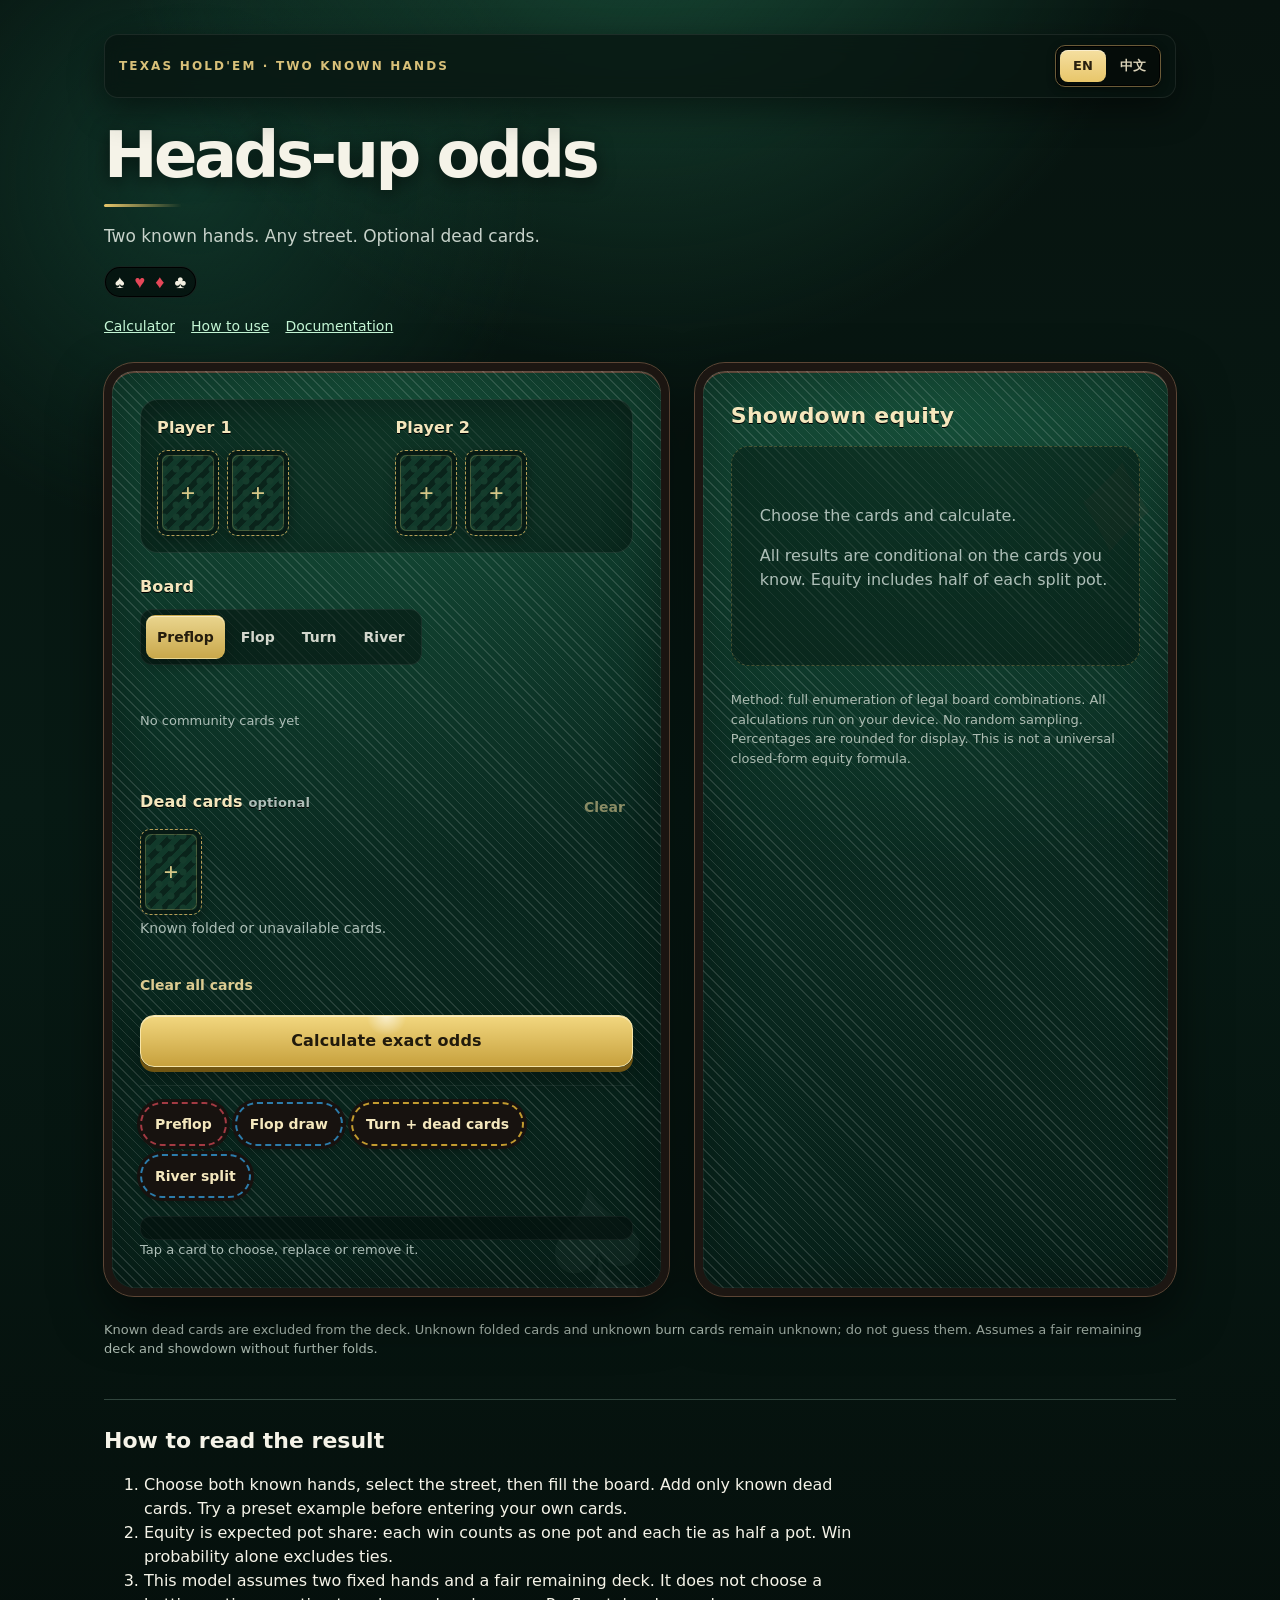
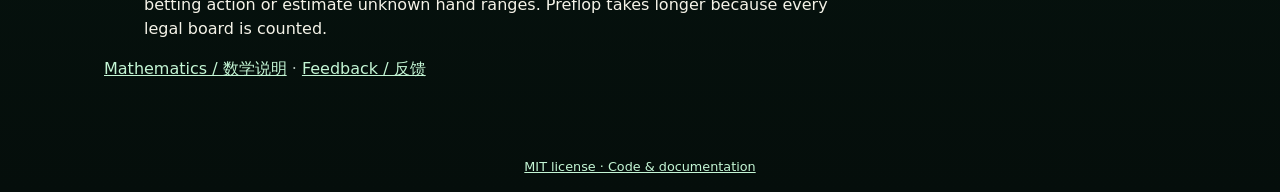
<file: web/index.html>
<!doctype html>
<html lang="en">
<head>
<meta charset="utf-8"><meta name="viewport" content="width=device-width,initial-scale=1">
<title>Heads-up Exact · Poker Odds Calculator</title>
<meta name="description" content="Exact heads-up Texas Hold’em odds. Enter two known hands, a board, and optional dead cards. All calculations run on your device.">
<link rel="canonical" href="https://gjimzhou.github.io/Poker-Odds-Calculator/">
<link rel="stylesheet" href="style.css">
</head>
<body><main id="calculator">
<div class="topbar"><div class="eyebrow" data-i18n="eyebrow">Texas Hold'em · Two known hands</div><div class="lang-switch" role="group" aria-label="Language"><button type="button" data-lang="en" aria-pressed="true">EN</button><button type="button" data-lang="zh" aria-pressed="false">中文</button></div></div>
<h1 data-i18n="title">Heads-up odds</h1>
<p data-i18n="subtitle">Two known hands. Any street. Optional dead cards.</p><div class="suit-markers" aria-hidden="true"><span>♠</span><span>♥</span><span>♦</span><span>♣</span></div>
<nav class="site-nav" aria-label="Page navigation"><a href="#calculator" data-i18n="navCalculator">Calculator</a><a href="#guide" data-i18n="navGuide">How to use</a><a href="https://github.com/gjimzhou/Poker-Odds-Calculator/blob/master/docs/README.md" data-i18n="navDocs">Documentation</a></nav>
<div class="layout">
<section class="panel input-panel"><form id="form">
<div class="hand-grid">
<div class="card-group"><h2 data-i18n="player1">Player 1</h2><div id="hand1" class="slots" role="group" aria-label="Player 1 hole cards"></div></div>
<div class="card-group"><h2 data-i18n="player2">Player 2</h2><div id="hand2" class="slots" role="group" aria-label="Player 2 hole cards"></div></div>
</div>
<div class="card-group"><h2 data-i18n="board">Board</h2>
<div class="streets" role="group" aria-label="Street"><button type="button" data-street="0" data-i18n="preflop" aria-pressed="true">Preflop</button><button type="button" data-street="3" data-i18n="flop" aria-pressed="false">Flop</button><button type="button" data-street="4" data-i18n="turn" aria-pressed="false">Turn</button><button type="button" data-street="5" data-i18n="river" aria-pressed="false">River</button></div>
<div id="board" class="slots" role="group" aria-label="Community cards"></div></div>
<div class="card-group"><div class="group-heading"><h2><span data-i18n="deadCards">Dead cards</span> <span class="muted" data-i18n="optional">optional</span></h2><button type="button" class="text-button" id="clear-dead" data-i18n="clear">Clear</button></div><div id="dead" class="slots" role="group" aria-label="Dead cards"></div><p class="hint" data-i18n="deadHint">Known folded or unavailable cards.</p></div>
<button type="button" class="text-button" id="reset" data-i18n="clearAll">Clear all cards</button>
<button id="submit" type="submit" data-i18n="calculate">Calculate exact odds</button><button id="cancel" type="button" hidden style="width:100%;margin-top:10px;background:#31453d;color:white" data-i18n="cancel">Cancel calculation</button>
</form><div class="examples" aria-label="Load examples"><button type="button" data-example="0" data-i18n="exPreflop">Preflop</button><button type="button" data-example="1" data-i18n="exFlop">Flop draw</button><button type="button" data-example="2" data-i18n="exTurn">Turn + dead cards</button><button type="button" data-example="3" data-i18n="exRiver">River split</button></div>
<div id="status" role="status" aria-live="polite"></div>
<div class="muted" data-i18n="tapHint">Tap a card to choose, replace or remove it.</div>
</section>
<section class="panel result-panel" aria-label="Results"><h2 data-i18n="showdownEquity">Showdown equity</h2>
<div id="placeholder" class="placeholder"><span data-i18n="chooseCalc">Choose the cards and calculate.</span><p data-i18n="conditional">All results are conditional on the cards you know. Equity includes half of each split pot.</p></div>
<div id="results" hidden>
<div class="equities"><div><div class="muted" data-i18n="player1Caps">PLAYER 1</div><div id="eq1" class="big"></div></div><div><div class="muted" data-i18n="player2Caps">PLAYER 2</div><div id="eq2" class="big"></div></div></div>
<div class="bar" aria-hidden="true"><div id="bar1"></div><div id="bar2"></div></div>
<table><thead><tr><th data-i18n="outcome">Outcome</th><th data-i18n="boards">Boards</th><th data-i18n="probability">Probability</th></tr></thead><tbody id="outcomes"></tbody></table>
<p class="muted" id="space"></p>
<p class="muted"><span data-i18n="p1Exact">Player 1 exact equity</span><br><code id="fraction"></code></p>
<details><summary data-i18n="exactCounts">Exact counts & fractions</summary><pre id="raw"></pre></details>
</div>
<p class="note" data-i18n="methodNote">Method: full enumeration of legal board combinations. All calculations run on your device. No random sampling. Percentages are rounded for display. This is not a universal closed-form equity formula.</p>
</section></div>
<p class="note" data-i18n="deadNote">Known dead cards are excluded from the deck. Unknown folded cards and unknown burn cards remain unknown; do not guess them. Assumes a fair remaining deck and showdown without further folds.</p>
<section class="reader-guide" id="guide"><h2 data-i18n="guideTitle">How to read the result</h2><ol><li data-i18n="guideSteps"></li><li data-i18n="guideEquity"></li><li data-i18n="guideLimits"></li></ol><p><a href="https://github.com/gjimzhou/Poker-Odds-Calculator/blob/master/docs/mathematics.md">Mathematics / 数学说明</a> · <a href="https://github.com/gjimzhou/Poker-Odds-Calculator/issues">Feedback / 反馈</a></p></section></main>
<dialog id="picker" aria-labelledby="picker-title">
<div class="picker-heading"><div><h2 id="picker-title" data-i18n="chooseCard">Choose a card</h2><p id="picker-hint" class="hint" aria-live="polite"></p></div><button type="button" id="picker-close" class="text-button" aria-label="Close card picker">✕</button></div>
<div id="deck" aria-label="Deck of cards"></div>
<div class="picker-footer"><button type="button" id="remove-card" class="text-button" data-i18n="removeCard">Remove card</button><button type="button" id="picker-done" data-i18n="done">Done</button></div>
</dialog>
<script src="app.js"></script><script src="analytics.js" data-project="Poker-Odds-Calculator"></script>
<footer style="text-align:center;padding:1rem;font-size:.8rem"><a href="license.html">MIT license · Code &amp; documentation</a></footer>
</body></html>
</file>
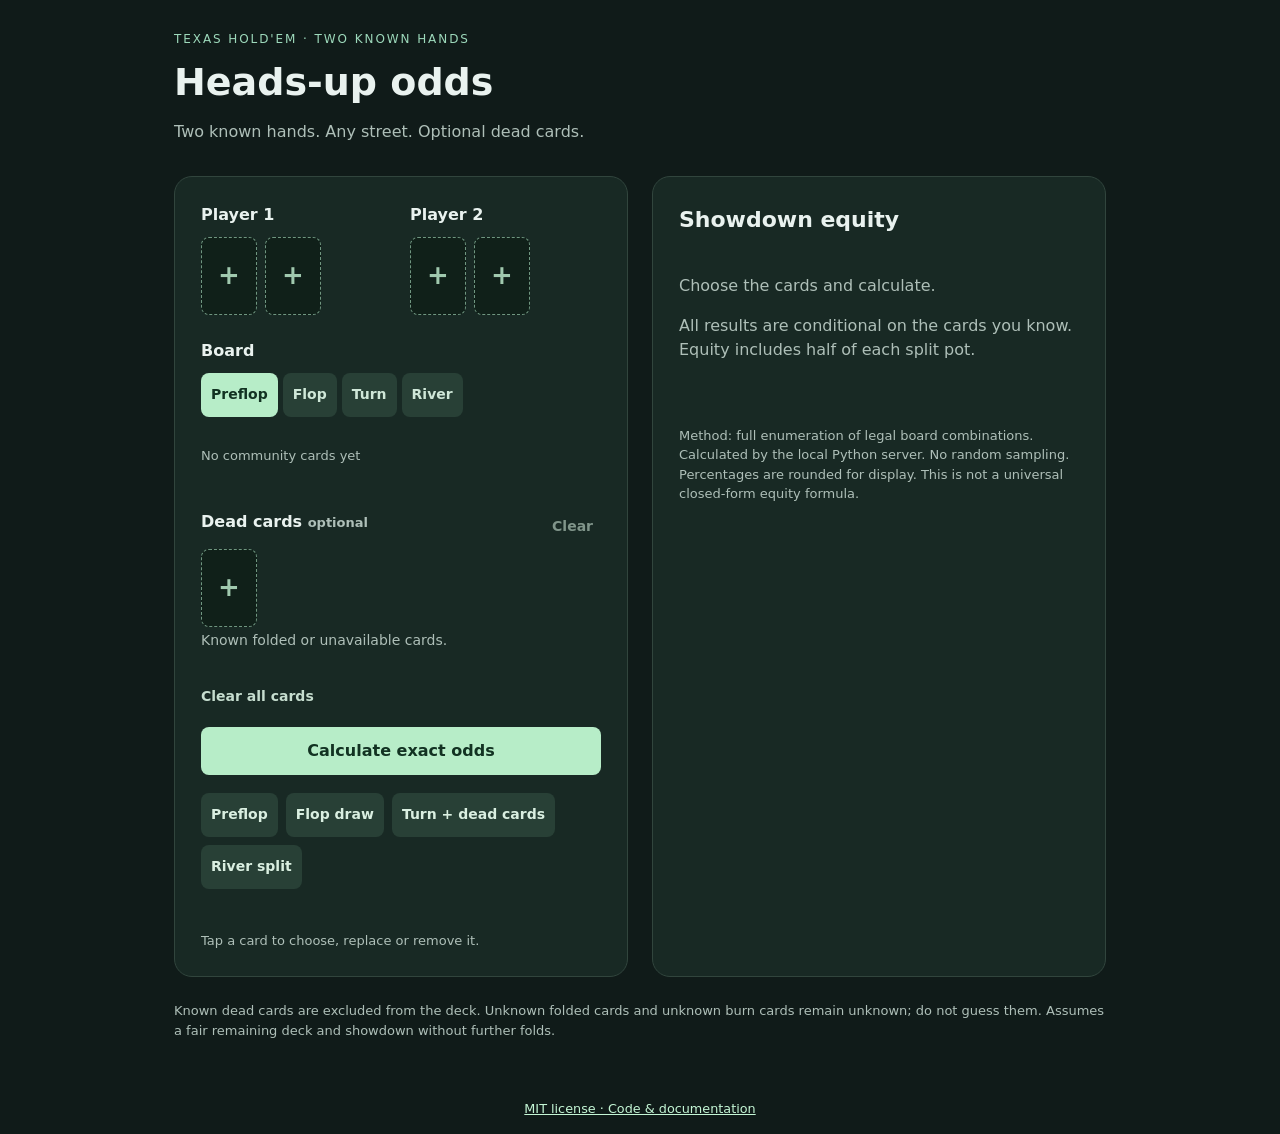
<file: poker_odds/web.html>
<!doctype html>
<html lang="en">
<head>
<meta charset="utf-8"><meta name="viewport" content="width=device-width,initial-scale=1">
<title>Heads-up Exact · Poker Odds Calculator</title>
<meta name="description" content="Exact heads-up Texas Hold’em odds. Enter two known hands, a board, and optional dead cards. Calculated by the local Python server.">
<style>
:root{color-scheme:dark;font:16px/1.5 system-ui,sans-serif;color:#e9f2ef;background:#101b19}
*{box-sizing:border-box}body{margin:0}main{max-width:980px;margin:auto;padding:30px 24px}
.eyebrow{color:#9dd9bb;letter-spacing:.16em;font-size:12px;text-transform:uppercase}
h1{font-size:clamp(28px,4vw,38px);line-height:1.1;margin:14px 0}p{color:#aebfb8}h2{font-size:22px;margin:0 0 14px}
.layout{display:grid;grid-template-columns:1fr 1fr;gap:24px;margin-top:32px}.panel{min-width:0;background:#182924;border:1px solid #31453d;border-radius:18px;padding:26px}
label{display:block;font-weight:600;margin-top:20px}label:first-child{margin-top:0}.hint{display:block;color:#aebfb8;font-size:13px;font-weight:400;margin:3px 0 8px}
input{width:100%;padding:12px;font:18px ui-monospace,monospace;background:#0f1d18;border:1px solid #50675a;border-radius:8px;color:#fff}
input:focus{outline:2px solid #abebc0;outline-offset:2px}button{cursor:pointer;font:inherit;border-radius:8px;padding:12px 16px;border:0;background:#b7edc8;color:#123222;font-weight:650}button:focus-visible{outline:2px solid white;outline-offset:3px}
button:disabled{opacity:.6;cursor:wait}#submit{width:100%;margin-top:24px}.examples{display:flex;flex-wrap:wrap;gap:8px;margin-top:18px}.examples button{font-size:12px;padding:7px 10px;background:#284036;color:#daefe1}
#status{min-height:24px;color:#bdddc7;font-size:14px;margin-top:18px}#status.error{color:#ffb2a3}.equities{display:flex;justify-content:space-between;gap:12px}.big{font-size:clamp(26px,3.2vw,36px);font-weight:700;letter-spacing:-.04em;color:#c4f6d5}.muted{font-size:13px;color:#aebfb8}.bar{display:flex;height:10px;border-radius:9px;overflow:hidden;background:#31453d;margin:22px 0}.bar div:first-child{background:#b7edc8}.bar div:last-child{background:#568fba}
table{width:100%;border-collapse:collapse;font-size:14px}td,th{text-align:left;padding:10px 0;border-bottom:1px solid #31453d}td:last-child,th:last-child{text-align:right}code{overflow-wrap:anywhere;color:#d8ecd9;font-size:13px}details{margin-top:24px}summary{cursor:pointer;color:#bdddc7}pre{white-space:pre-wrap;overflow-wrap:anywhere;font-size:12px;color:#c4d8cb}.note{font-size:13px;margin-top:24px}a{color:#c4f6d5}.placeholder{padding:24px 0;color:#aebfb8}[hidden]{display:none!important}
@media(max-width:720px){.layout{grid-template-columns:1fr}main{padding:30px 16px}.panel{padding:22px}}

.hand-grid{display:grid;grid-template-columns:1fr 1fr;gap:18px}.card-group{margin:0 0 24px}.card-group h2{font-size:16px;margin:0 0 10px}.slots{display:flex;gap:8px;flex-wrap:wrap;align-items:center;min-height:50px}.playing-card{display:flex;flex-direction:column;align-items:center;justify-content:center;width:56px;height:78px;padding:4px;background:#fcfcf7;color:#182020;border:1px solid #dbe4dd;border-radius:8px;font-size:21px;line-height:1.05;box-shadow:0 2px 3px #0003;flex-shrink:0}.playing-card .suit{font-size:27px;margin-top:3px}.playing-card.red{color:#b4243d}.playing-card.empty{color:#a0c9ae;background:#102019;border:1px dashed #6f9680;box-shadow:none;font-size:26px}.playing-card:hover:not(:disabled){transform:translateY(-2px);box-shadow:0 3px 0 #b7edc8}.playing-card:disabled{cursor:not-allowed;opacity:.23;box-shadow:none}.playing-card[aria-pressed="true"]{outline:3px solid #8ad9aa;outline-offset:1px}
.streets{display:flex;gap:5px;margin-bottom:14px;flex-wrap:wrap}.streets button{background:#284036;color:#cfe7d8;font-size:14px;padding:8px 10px;min-height:44px}.streets button[aria-pressed="true"]{background:#b7edc8;color:#123222}.group-heading{display:flex;align-items:center;justify-content:space-between}.text-button{background:transparent;color:#c6ddcf;font-size:14px;padding:8px;min-height:44px}#reset{padding-left:0}#submit{margin-top:8px}.examples button{font-size:14px;min-height:44px}.hint{font-size:14px}.slots>.muted{padding:8px 0}
dialog{width:min(860px,calc(100% - 24px));max-height:90dvh;overflow:auto;background:#182924;color:#e9f2ef;border:1px solid #648372;border-radius:16px;padding:22px}dialog::backdrop{background:#06110dcc;backdrop-filter:blur(3px)}.picker-heading{display:flex;align-items:flex-start;justify-content:space-between;gap:12px}.picker-heading h2{margin:0}.picker-heading .hint{margin:8px 0 18px}.deck-row{display:grid;grid-template-columns:repeat(13,minmax(0,1fr));gap:7px;margin-bottom:12px}.deck-row .playing-card{width:100%;height:72px;font-size:20px}.deck-row .playing-card .suit{font-size:25px}.picker-footer{display:flex;justify-content:space-between;gap:12px;align-items:center;margin-top:18px}.picker-footer #picker-done{min-width:100px}
@media(max-width:600px){dialog{padding:16px}.deck-row{grid-template-columns:repeat(7,minmax(0,1fr));gap:6px;padding-bottom:10px;border-bottom:1px solid #354e41}.deck-row .playing-card{height:62px;font-size:18px}.deck-row .playing-card .suit{font-size:23px}.panel{padding:18px}.slots{gap:6px}.playing-card{width:48px;height:68px}.hand-grid{gap:12px}}
</style>
</head>
<body><main>
<div class="eyebrow">Texas Hold'em · Two known hands</div>
<h1>Heads-up odds</h1>
<p>Two known hands. Any street. Optional dead cards.</p>
<div class="layout">
<section class="panel"><form id="form">
<div class="hand-grid">
<div class="card-group"><h2>Player 1</h2><div id="hand1" class="slots" role="group" aria-label="Player 1 hole cards"></div></div>
<div class="card-group"><h2>Player 2</h2><div id="hand2" class="slots" role="group" aria-label="Player 2 hole cards"></div></div>
</div>
<div class="card-group"><h2>Board</h2>
<div class="streets" role="group" aria-label="Street"><button type="button" data-street="0" aria-pressed="true">Preflop</button><button type="button" data-street="3" aria-pressed="false">Flop</button><button type="button" data-street="4" aria-pressed="false">Turn</button><button type="button" data-street="5" aria-pressed="false">River</button></div>
<div id="board" class="slots" role="group" aria-label="Community cards"></div></div>
<div class="card-group"><div class="group-heading"><h2>Dead cards <span class="muted">optional</span></h2><button type="button" class="text-button" id="clear-dead">Clear</button></div><div id="dead" class="slots" role="group" aria-label="Dead cards"></div><p class="hint">Known folded or unavailable cards.</p></div>
<button type="button" class="text-button" id="reset">Clear all cards</button>
<button id="submit" type="submit">Calculate exact odds</button><button id="cancel" type="button" hidden style="width:100%;margin-top:10px;background:#31453d;color:white">Cancel calculation</button>
</form><div class="examples" aria-label="Load examples"><button type="button" data-example="0">Preflop</button><button type="button" data-example="1">Flop draw</button><button type="button" data-example="2">Turn + dead cards</button><button type="button" data-example="3">River split</button></div>
<div id="status" role="status" aria-live="polite"></div>
<div class="muted">Tap a card to choose, replace or remove it.</div>
</section>
<section class="panel" aria-label="Results"><h2>Showdown equity</h2>
<div id="placeholder" class="placeholder">Choose the cards and calculate.<p>All results are conditional on the cards you know. Equity includes half of each split pot.</p></div>
<div id="results" hidden>
<div class="equities"><div><div class="muted">PLAYER 1</div><div id="eq1" class="big"></div></div><div><div class="muted">PLAYER 2</div><div id="eq2" class="big"></div></div></div>
<div class="bar" aria-hidden="true"><div id="bar1"></div><div id="bar2"></div></div>
<table><thead><tr><th>Outcome</th><th>Boards</th><th>Probability</th></tr></thead><tbody id="outcomes"></tbody></table>
<p class="muted" id="space"></p>
<p class="muted">Player 1 exact equity<br><code id="fraction"></code></p>
<details><summary>Exact counts & fractions</summary><pre id="raw"></pre></details>
</div>
<p class="note">Method: full enumeration of legal board combinations. Calculated by the local Python server. No random sampling. Percentages are rounded for display. This is not a universal closed-form equity formula.</p>
</section></div>
<p class="note">Known dead cards are excluded from the deck. Unknown folded cards and unknown burn cards remain unknown; do not guess them. Assumes a fair remaining deck and showdown without further folds.</p>
</main>
<dialog id="picker" aria-labelledby="picker-title">
<div class="picker-heading"><div><h2 id="picker-title">Choose a card</h2><p id="picker-hint" class="hint" aria-live="polite"></p></div><button type="button" id="picker-close" class="text-button" aria-label="Close card picker">✕</button></div>
<div id="deck" aria-label="Deck of cards"></div>
<div class="picker-footer"><button type="button" id="remove-card" class="text-button">Remove card</button><button type="button" id="picker-done">Done</button></div>
</dialog>
<script>
const $=id=>document.getElementById(id), fields=['hand1','hand2','board','dead'];
const examples=[['As Ah','Kc Kd','',''],['As Qs','9c 9d','Js Ts 9h','Ks 2h'],['As Ah','Kc Kd','2c 7d 9h Js','Ks Kh'],['2s 3s','4c 5d','As Ks Qs Js Ts','']];
const state={hand1:[null,null],hand2:[null,null],board:[],dead:[]};
const labels={hand1:'Player 1',hand2:'Player 2',board:'Board',dead:'Dead cards'};
const suitIcons={s:'♠',h:'♥',d:'♦',c:'♣'}, suitNames={s:'spades',h:'hearts',d:'diamonds',c:'clubs'};
const rankNames={A:'Ace',K:'King',Q:'Queen',J:'Jack',T:'10'};
let target=null, addingDead=false, returnFocus=null;
function clearResults(){$('results').hidden=true;$('placeholder').hidden=false;}
function changed(){clearResults();$('status').textContent='';$('status').className='';render();}
function cardName(c){return (rankNames[c[0]]||c[0])+' of '+suitNames[c[1]];}
function face(button,card){
 button.className='playing-card'+(!card?' empty':/[hd]$/.test(card)?' red':'');button.replaceChildren();
 if(!card){button.textContent='+';return;}
 const rank=document.createElement('span');rank.textContent=card[0]==='T'?'10':card[0];
 const suit=document.createElement('span');suit.className='suit';suit.textContent=suitIcons[card[1]];button.append(rank,suit);
}
function slot(group,index,card){
 const b=document.createElement('button');b.type='button';face(b,card);b.dataset.group=group;b.dataset.index=index;
 b.setAttribute('aria-label',labels[group]+' card '+(index+1)+(card?': '+cardName(card):': choose a card'));
 b.onclick=()=>openPicker(group,index);return b;
}
function render(){
 for(const group of fields){
  $(group).replaceChildren();state[group].forEach((card,i)=>$(group).append(slot(group,i,card)));
  if(group==='dead'&&state.dead.length<43)$(group).append(slot(group,state.dead.length,null));
  if(group==='board'&&!state.board.length){const p=document.createElement('span');p.className='muted';p.textContent='No community cards yet';$(group).append(p);}
 }
 $('clear-dead').disabled=!state.dead.length;
 document.querySelectorAll('[data-street]').forEach(b=>b.setAttribute('aria-pressed',String(+b.dataset.street===state.board.length)));
}
function openPicker(group,index){target={group,index};addingDead=group==='dead'&&index===state.dead.length;returnFocus={group,index};renderDeck();$('picker').showModal();}
function renderDeck(){
 const {group,index}=target, current=state[group][index];
 $('picker-title').textContent=labels[group];$('picker-hint').textContent=group==='dead'?state.dead.length+' dead cards selected. Tap cards to add.':'Choose card '+(index+1)+' of '+state[group].length+'. Used cards are unavailable.';
 $('remove-card').hidden=!current;$('deck').replaceChildren();
 for(const suit of ['s','h','d','c']){
  const row=document.createElement('div');row.className='deck-row';row.setAttribute('role','group');row.setAttribute('aria-label',suitNames[suit]);
  for(const rank of 'AKQJT98765432'){
   const card=rank+suit,b=document.createElement('button');b.type='button';face(b,card);b.dataset.card=card;b.setAttribute('aria-label',cardName(card));b.setAttribute('aria-pressed',String(card===current));
   b.disabled=fields.some(g=>state[g].some((c,i)=>c===card&&!(g===group&&i===index)));
   b.onclick=()=>chooseCard(card);row.append(b);
  }$('deck').append(row);
 }
}
function chooseCard(card){
 const {group,index}=target;state[group][index]=card;changed();
 if(addingDead&&state.dead.length<43){target.index=state.dead.length;renderDeck();return;}
 const next=state[group].indexOf(null);
 if(group!=='dead'&&next>=0){target.index=next;renderDeck();return;}
 $('picker').close();
}
$('picker-close').onclick=$('picker-done').onclick=()=>$('picker').close();
$('picker').addEventListener('close',()=>{if(returnFocus)document.querySelector('[data-group="'+returnFocus.group+'"][data-index="'+Math.min(returnFocus.index,state[returnFocus.group].length)+'"]')?.focus();target=null;});
$('remove-card').onclick=()=>{const {group,index}=target;if(group==='dead')state.dead.splice(index,1);else state[group][index]=null;changed();$('picker').close();};
$('clear-dead').onclick=()=>{state.dead=[];changed();};
$('reset').onclick=()=>{state.hand1=[null,null];state.hand2=[null,null];state.board=[];state.dead=[];changed();};
for(const b of document.querySelectorAll('[data-street]'))b.onclick=()=>{state.board=Array.from({length:+b.dataset.street},(_,i)=>state.board[i]||null);changed();};
document.querySelectorAll('[data-example]').forEach(b=>b.onclick=()=>{examples[+b.dataset.example].forEach((v,i)=>state[fields[i]]=v?v.split(' '):[]);changed();$('status').textContent='Example loaded. Calculate to see the result.';});
render();
let worker=null, cancelJob=null;
$('cancel').onclick=()=>{if(worker)worker.terminate();if(cancelJob)cancelJob(new Error('Calculation cancelled.'));};
const pct=(x,digits=6)=>(100*x).toFixed(digits)+'%';
$('form').onsubmit=async e=>{
 e.preventDefault();clearResults();$('status').className='';
 if(fields.some(g=>state[g].some(c=>!c))){$('status').className='error';$('status').textContent='Choose a card for every empty slot.';return;}
 const data=Object.fromEntries(fields.map(id=>[id,state[id].join(' ')]));
 $('status').textContent=data.board.trim()?'Counting every legal board…':'Counting all preflop boards. This may take tens of seconds…';
 const controls=document.querySelectorAll('input,button:not(#cancel)');controls.forEach(b=>b.disabled=true);$('cancel').hidden=true;
 try{
  const response=await fetch('/api/equity',{method:'POST',headers:{'Content-Type':'application/json'},body:JSON.stringify(data)});
  const r=await response.json();if(!response.ok)throw new Error(r.error||'Calculation failed');
  $('eq1').textContent=pct(r.equity.decimal,2);$('eq2').textContent=pct(r.opponent_equity.decimal,2);
  $('bar1').style.width=(100*r.equity.decimal)+'%';$('bar2').style.width=(100*r.opponent_equity.decimal)+'%';
  $('outcomes').replaceChildren();
  for(const [label,count,p] of [['Player 1 wins',r.wins,r.win_probability],['Player 2 wins',r.losses,r.loss_probability],['Tie',r.ties,r.tie_probability]]){
   const tr=document.createElement('tr');for(const v of [label,count.toLocaleString(),pct(p.decimal)]){const td=document.createElement('td');td.textContent=v;tr.append(td);}$('outcomes').append(tr);
  }
  $('space').textContent=r.sample_space+' = '+r.total.toLocaleString()+' legal boards';
  $('fraction').textContent=r.equity.fraction;$('raw').textContent=JSON.stringify(r,null,2);
  $('placeholder').hidden=true;$('results').hidden=false;$('status').textContent='Complete. All legal boards counted.';
 }catch(error){$('status').className='error';$('status').textContent=error.message;}
 finally{if(worker)worker.terminate();worker=null;cancelJob=null;$('cancel').hidden=true;controls.forEach(b=>b.disabled=false);render();}
};
</script><footer style="text-align:center;padding:1rem;font-size:.8rem"><a href="https://github.com/gjimzhou/Poker-Odds-Calculator/blob/master/LICENSE">MIT license · Code &amp; documentation</a></footer>
</body></html>
</file>
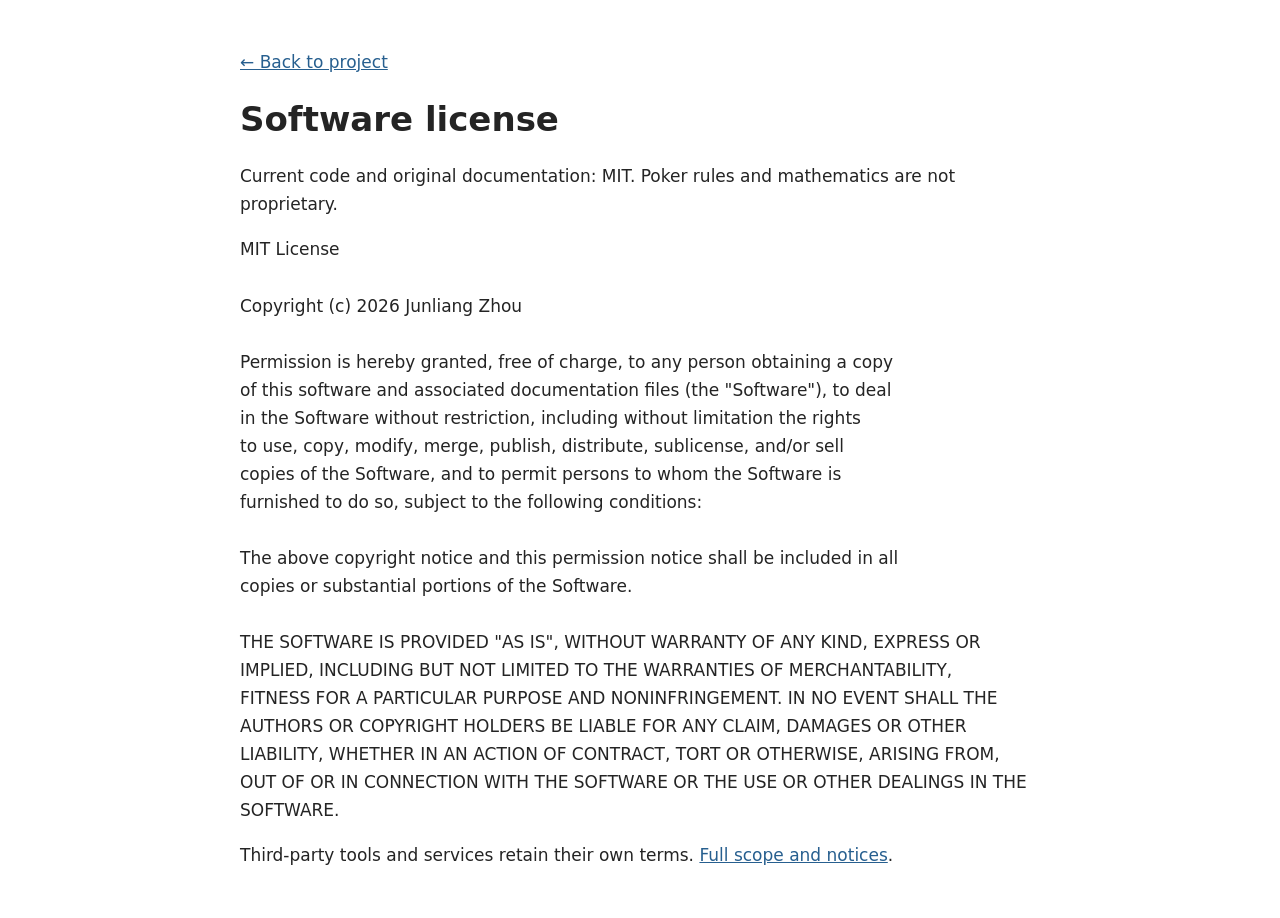
<file: web/license.html>
<!doctype html><html lang="en"><meta charset="utf-8"><meta name="viewport" content="width=device-width,initial-scale=1"><title>Software license</title><style>body{max-width:800px;margin:3rem auto;padding:0 1.2rem;font:17px/1.65 system-ui;color:#242424}a{color:#275f8f;overflow-wrap:anywhere}pre{white-space:pre-wrap;overflow-wrap:anywhere;font:inherit}h1{line-height:1.2}</style><a href="./">← Back to project</a><h1>Software license</h1><p>Current code and original documentation: MIT. Poker rules and mathematics are not proprietary.</p><pre>MIT License

Copyright (c) 2026 Junliang Zhou

Permission is hereby granted, free of charge, to any person obtaining a copy
of this software and associated documentation files (the &quot;Software&quot;), to deal
in the Software without restriction, including without limitation the rights
to use, copy, modify, merge, publish, distribute, sublicense, and/or sell
copies of the Software, and to permit persons to whom the Software is
furnished to do so, subject to the following conditions:

The above copyright notice and this permission notice shall be included in all
copies or substantial portions of the Software.

THE SOFTWARE IS PROVIDED &quot;AS IS&quot;, WITHOUT WARRANTY OF ANY KIND, EXPRESS OR
IMPLIED, INCLUDING BUT NOT LIMITED TO THE WARRANTIES OF MERCHANTABILITY,
FITNESS FOR A PARTICULAR PURPOSE AND NONINFRINGEMENT. IN NO EVENT SHALL THE
AUTHORS OR COPYRIGHT HOLDERS BE LIABLE FOR ANY CLAIM, DAMAGES OR OTHER
LIABILITY, WHETHER IN AN ACTION OF CONTRACT, TORT OR OTHERWISE, ARISING FROM,
OUT OF OR IN CONNECTION WITH THE SOFTWARE OR THE USE OR OTHER DEALINGS IN THE
SOFTWARE.
</pre><p>Third-party tools and services retain their own terms. <a href="https://github.com/gjimzhou/Poker-Odds-Calculator/blob/master/NOTICE">Full scope and notices</a>.</p></html>
</file>
<file: web/style.css>
:root{color-scheme:dark;font:16px/1.5 system-ui,sans-serif;color:#e9f2ef;background:#101b19}
*{box-sizing:border-box}body{margin:0}main{max-width:980px;margin:auto;padding:30px 24px}.topbar{display:flex;justify-content:space-between;gap:16px;align-items:center}.lang-switch{display:flex;gap:4px;padding:4px;background:#182924;border:1px solid #31453d;border-radius:10px}.lang-switch button{padding:6px 10px;min-width:46px;background:transparent;color:#bdddc7;font-size:13px}.lang-switch button[aria-pressed="true"]{background:#b7edc8;color:#123222}
.eyebrow{color:#9dd9bb;letter-spacing:.16em;font-size:12px;text-transform:uppercase}
h1{font-size:clamp(28px,4vw,38px);line-height:1.1;margin:14px 0}p{color:#aebfb8}h2{font-size:22px;margin:0 0 14px}
.layout{display:grid;grid-template-columns:1fr 1fr;gap:24px;margin-top:32px}.panel{min-width:0;background:#182924;border:1px solid #31453d;border-radius:18px;padding:26px}
label{display:block;font-weight:600;margin-top:20px}label:first-child{margin-top:0}.hint{display:block;color:#aebfb8;font-size:13px;font-weight:400;margin:3px 0 8px}
input{width:100%;padding:12px;font:18px ui-monospace,monospace;background:#0f1d18;border:1px solid #50675a;border-radius:8px;color:#fff}
input:focus{outline:2px solid #abebc0;outline-offset:2px}button{cursor:pointer;font:inherit;border-radius:8px;padding:12px 16px;border:0;background:#b7edc8;color:#123222;font-weight:650}button:focus-visible{outline:2px solid white;outline-offset:3px}
button:disabled{opacity:.6;cursor:wait}#submit{width:100%;margin-top:24px}.examples{display:flex;flex-wrap:wrap;gap:8px;margin-top:18px}.examples button{font-size:12px;padding:7px 10px;background:#284036;color:#daefe1}
#status{min-height:24px;color:#bdddc7;font-size:14px;margin-top:18px}#status.error{color:#ffb2a3}.equities{display:flex;justify-content:space-between;gap:12px}.big{font-size:clamp(26px,3.2vw,36px);font-weight:700;letter-spacing:-.04em;color:#c4f6d5}.muted{font-size:13px;color:#aebfb8}.bar{display:flex;height:10px;border-radius:9px;overflow:hidden;background:#31453d;margin:22px 0}.bar div:first-child{background:#b7edc8}.bar div:last-child{background:#568fba}
table{width:100%;border-collapse:collapse;font-size:14px}td,th{text-align:left;padding:10px 0;border-bottom:1px solid #31453d}td:last-child,th:last-child{text-align:right}code{overflow-wrap:anywhere;color:#d8ecd9;font-size:13px}details{margin-top:24px}summary{cursor:pointer;color:#bdddc7}pre{white-space:pre-wrap;overflow-wrap:anywhere;font-size:12px;color:#c4d8cb}.note{font-size:13px;margin-top:24px}a{color:#c4f6d5}.placeholder{padding:24px 0;color:#aebfb8}[hidden]{display:none!important}
@media(max-width:720px){.layout{grid-template-columns:1fr}main{padding:30px 16px}.panel{padding:22px}}

.hand-grid{display:grid;grid-template-columns:1fr 1fr;gap:18px}.card-group{margin:0 0 24px}.card-group h2{font-size:16px;margin:0 0 10px}.slots{display:flex;gap:8px;flex-wrap:wrap;align-items:center;min-height:50px}.playing-card{display:flex;flex-direction:column;align-items:center;justify-content:center;width:56px;height:78px;padding:4px;background:#fcfcf7;color:#182020;border:1px solid #dbe4dd;border-radius:8px;font-size:21px;line-height:1.05;box-shadow:0 2px 3px #0003;flex-shrink:0}.playing-card .suit{font-size:27px;margin-top:3px}.playing-card.red{color:#b4243d}.playing-card.empty{color:#a0c9ae;background:#102019;border:1px dashed #6f9680;box-shadow:none;font-size:26px}.playing-card:hover:not(:disabled){transform:translateY(-2px);box-shadow:0 3px 0 #b7edc8}.playing-card:disabled{cursor:not-allowed;opacity:.23;box-shadow:none}.playing-card[aria-pressed="true"]{outline:3px solid #8ad9aa;outline-offset:1px}
.streets{display:flex;gap:5px;margin-bottom:14px;flex-wrap:wrap}.streets button{background:#284036;color:#cfe7d8;font-size:14px;padding:8px 10px;min-height:44px}.streets button[aria-pressed="true"]{background:#b7edc8;color:#123222}.group-heading{display:flex;align-items:center;justify-content:space-between}.text-button{background:transparent;color:#c6ddcf;font-size:14px;padding:8px;min-height:44px}#reset{padding-left:0}#submit{margin-top:8px}.examples button{font-size:14px;min-height:44px}.hint{font-size:14px}.slots>.muted{padding:8px 0}
dialog{width:min(860px,calc(100% - 24px));max-height:90dvh;overflow:auto;background:#182924;color:#e9f2ef;border:1px solid #648372;border-radius:16px;padding:22px}dialog::backdrop{background:#06110dcc;backdrop-filter:blur(3px)}.picker-heading{display:flex;align-items:flex-start;justify-content:space-between;gap:12px}.picker-heading h2{margin:0}.picker-heading .hint{margin:8px 0 18px}.deck-row{display:grid;grid-template-columns:repeat(13,minmax(0,1fr));gap:7px;margin-bottom:12px}.deck-row .playing-card{width:100%;height:72px;font-size:20px}.deck-row .playing-card .suit{font-size:25px}.picker-footer{display:flex;justify-content:space-between;gap:12px;align-items:center;margin-top:18px}.picker-footer #picker-done{min-width:100px}
@media(max-width:600px){dialog{padding:16px}.deck-row{grid-template-columns:repeat(7,minmax(0,1fr));gap:6px;padding-bottom:10px;border-bottom:1px solid #354e41}.deck-row .playing-card{height:62px;font-size:18px}.deck-row .playing-card .suit{font-size:23px}.panel{padding:18px}.slots{gap:6px}.playing-card{width:48px;height:68px}.hand-grid{gap:12px}}

/* Poker table visual system */
:root{
  --felt-0:#061b15;
  --felt-1:#0a2a20;
  --felt-2:#0e3a2b;
  --rail:#1c1612;
  --rail-hi:#3b2b22;
  --gold:#e8c66a;
  --gold-2:#f5dfa0;
  --cream:#fffdf4;
  --ink:#171b1a;
  --red:#c92f43;
  --blue:#7fb4d8;
}
body{
  min-height:100vh;
  background:
    radial-gradient(circle at 50% -10%,#194f3a 0,transparent 34rem),
    radial-gradient(circle at 15% 10%,#0f3428 0,transparent 22rem),
    linear-gradient(180deg,#07130f 0%,#071a14 45%,#050e0b 100%);
  color:#f5f3e8;
}
body::before{
  content:"";
  position:fixed;inset:0;pointer-events:none;opacity:.22;
  background-image:
    repeating-linear-gradient(35deg,#ffffff07 0 1px,transparent 1px 5px),
    repeating-linear-gradient(125deg,#00000012 0 1px,transparent 1px 6px);
  mix-blend-mode:soft-light;
}
main{max-width:1120px;padding:34px 24px 44px;position:relative;z-index:1}
.topbar{
  padding:10px 14px;
  border:1px solid #ffffff14;
  background:#07140fbb;
  backdrop-filter:blur(10px);
  border-radius:14px;
  box-shadow:0 12px 34px #0007;
}
.eyebrow{color:#d8c079;font-weight:800;letter-spacing:.18em}
.lang-switch{
  background:#050c09;
  border:1px solid #6b5b38;
  box-shadow:inset 0 0 0 1px #000,0 2px 8px #0005;
}
.lang-switch button{color:#d9d1b7}
.lang-switch button[aria-pressed="true"]{
  background:linear-gradient(180deg,var(--gold-2),var(--gold));
  color:#281f0e;
  box-shadow:0 1px 0 #fff7 inset;
}
h1{
  margin:22px 0 7px;
  font-size:clamp(36px,6vw,64px);
  letter-spacing:-.055em;
  font-weight:850;
  text-shadow:0 4px 18px #0009;
}
h1::after{content:"";display:block;width:78px;height:3px;margin-top:14px;background:linear-gradient(90deg,var(--gold),transparent);border-radius:10px}
main>p:first-of-type{font-size:17px;max-width:660px;color:#c7d2ca;margin-bottom:0}
.suit-markers{
  display:flex;gap:10px;align-items:center;margin-top:17px;
  width:max-content;padding:6px 10px;border-radius:999px;
  background:#03090799;border:1px solid #ffffff10;
  font:700 18px/1 Georgia,serif;
  box-shadow:inset 0 0 0 1px #000;
}
.suit-markers span:nth-child(2),.suit-markers span:nth-child(3){color:#e54758}
.suit-markers span:nth-child(1),.suit-markers span:nth-child(4){color:#f3efe1}
.layout{
  gap:26px;margin-top:26px;align-items:stretch;
  grid-template-columns:minmax(0,1.08fr) minmax(340px,.92fr);
}
.panel{
  position:relative;overflow:hidden;
  background:
    radial-gradient(circle at 50% 0,#164f39 0,transparent 32rem),
    linear-gradient(160deg,#0b3226 0%,#09271e 60%,#071f18 100%);
  border:8px solid var(--rail);
  outline:1px solid #5c4535;
  border-radius:30px;
  padding:28px;
  box-shadow:
    inset 0 0 0 1px #ffffff0d,
    inset 0 0 55px #0005,
    0 20px 50px #0008,
    0 2px 0 #705443 inset;
}
.panel::before{
  content:"";position:absolute;inset:0;pointer-events:none;opacity:.12;
  background:repeating-linear-gradient(45deg,#fff 0 1px,transparent 1px 7px);
}
.panel>*{position:relative;z-index:1}
.input-panel::after{
  content:"♠";position:absolute;right:18px;bottom:-36px;
  font:180px/1 Georgia,serif;color:#ffffff08;transform:rotate(-9deg);pointer-events:none;
}
.result-panel::after{
  content:"♦";position:absolute;right:12px;top:54px;
  font:150px/1 Georgia,serif;color:#d94b5c0c;transform:rotate(8deg);pointer-events:none;
}
.card-group h2,.panel>h2{
  color:#f4e7bd;
  letter-spacing:.01em;
  text-shadow:0 1px 0 #000;
}
.hand-grid{
  padding:16px;border-radius:18px;margin-bottom:22px;
  background:#05130e66;border:1px solid #ffffff12;
  box-shadow:inset 0 12px 30px #0004;
}
.hand-grid .card-group{margin-bottom:0}
.slots{min-height:82px}
.playing-card{
  position:relative;
  width:62px;height:86px;
  background:
    linear-gradient(155deg,#fffef8 0%,#f2efe4 66%,#dfdbcf 100%);
  color:#101414;
  border:1px solid #c6c0b2;
  border-radius:10px;
  font-family:Georgia,"Times New Roman",serif;
  font-size:23px;
  font-weight:700;
  box-shadow:
    0 7px 14px #0007,
    0 1px 0 #fff inset,
    inset 0 0 0 1px #ffffffaa;
  transition:transform .15s ease,box-shadow .15s ease,filter .15s ease;
}
.playing-card::after{
  content:"";position:absolute;inset:4px;border:1px solid #0000000b;border-radius:7px;pointer-events:none;
}
.playing-card .suit{font-size:30px;margin-top:1px}
.playing-card.red{color:var(--red)}
.playing-card:hover:not(:disabled){
  transform:translateY(-5px) rotate(-1deg);
  box-shadow:0 12px 20px #0008,0 0 0 2px #e7c96a;
}
.playing-card.empty{
  color:#d6c787;
  background:
    radial-gradient(circle at 50% 50%,#153c2c 0 3px,transparent 4px),
    linear-gradient(135deg,#0a241b 25%,#11392a 25% 50%,#0a241b 50% 75%,#11392a 75%);
  background-size:12px 12px,16px 16px;
  border:1px dashed #b69d56;
  box-shadow:inset 0 0 0 4px #071a14,0 4px 12px #0005;
}
.playing-card.empty::after{border-color:#d4bb6b44}
.streets{
  padding:5px;background:#050f0c88;border:1px solid #ffffff10;border-radius:12px;
  width:max-content;max-width:100%;
}
.streets button{
  background:transparent;color:#d3d7cd;border:1px solid transparent;border-radius:9px;
}
.streets button[aria-pressed="true"]{
  background:linear-gradient(180deg,#ead58e,#c9a84b);
  color:#251d0d;
  box-shadow:0 1px 0 #fff7 inset,0 5px 15px #0005;
}
#submit{
  min-height:52px;
  background:
    radial-gradient(circle at 50% 0,#fff9 0,transparent 20px),
    linear-gradient(180deg,#f2d77f,#c7a13d);
  color:#211a0c;
  border:1px solid #f7e5a8;
  border-radius:14px;
  font-weight:850;
  letter-spacing:.01em;
  box-shadow:0 5px 0 #705512,0 11px 22px #0006,inset 0 1px 0 #fff8;
}
#submit:hover:not(:disabled){transform:translateY(-1px);filter:brightness(1.05)}
#submit:active:not(:disabled){transform:translateY(3px);box-shadow:0 2px 0 #705512,0 5px 10px #0005}
.text-button{color:#dccb91}
.examples{
  padding-top:16px;border-top:1px solid #ffffff10;
}
.examples button{
  position:relative;
  border-radius:999px;
  padding:8px 13px;
  background:#17120f;
  color:#f4e7bd;
  border:2px dashed #a33a43;
  box-shadow:0 0 0 3px #17120f,0 4px 10px #0005;
}
.examples button:nth-child(even){border-color:#2c7cab}
.examples button:nth-child(3){border-color:#c29b2f}
#status{
  padding:9px 12px;border-radius:10px;
  background:#04100caa;border:1px solid #ffffff0d;
}
.equities{
  padding:18px;border-radius:18px;
  background:#040d0a88;border:1px solid #ffffff13;
}
.equities>div{min-width:0}
.big{
  color:#f5df98;
  font-family:ui-monospace,SFMono-Regular,Menlo,monospace;
  text-shadow:0 0 18px #d6b85a33;
}
.bar{
  height:14px;background:#030907;border:1px solid #000;border-radius:999px;
  box-shadow:inset 0 2px 5px #0008;
}
.bar div:first-child{background:linear-gradient(90deg,#d9b95b,#f1df9b)}
.bar div:last-child{background:linear-gradient(90deg,#48799b,#83b7d9)}
table{
  margin-top:8px;background:#06140f55;border-radius:14px;overflow:hidden;
}
th{
  color:#d7c992;font-size:12px;text-transform:uppercase;letter-spacing:.08em;
}
td,th{padding:12px 10px;border-bottom:1px solid #ffffff0c}
tbody tr:last-child td{border-bottom:0}
code{
  display:inline-block;margin-top:4px;padding:5px 8px;border-radius:8px;
  background:#030806;color:#f3d98a;border:1px solid #ffffff0c;
}
details{
  border:1px solid #ffffff10;background:#04100c99;border-radius:12px;padding:10px 12px;
}
dialog{
  background:
    radial-gradient(circle at 50% 0,#194b38,transparent 25rem),
    linear-gradient(160deg,#0b2d22,#061a14);
  border:8px solid var(--rail);
  outline:1px solid #684c39;
  border-radius:28px;
  box-shadow:0 30px 90px #000d,inset 0 0 45px #0006;
}
dialog::backdrop{background:#020806e8;backdrop-filter:blur(7px)}
.deck-row{
  padding:8px;border-radius:12px;background:#030b0877;border:1px solid #ffffff0c;
}
.deck-row .playing-card{height:76px}
.note{color:#aebdb3}
.placeholder{
  min-height:220px;display:flex;flex-direction:column;justify-content:center;
  padding:28px;border:1px dashed #b69d5659;border-radius:18px;background:#04100c66;
}
@media(max-width:900px){
  .layout{grid-template-columns:1fr}
}
@media(max-width:720px){
  main{padding:18px 12px 30px}
  .topbar{position:sticky;top:8px;z-index:5}
  .panel{border-width:5px;border-radius:24px}
  h1{font-size:clamp(34px,12vw,50px)}
}
@media(max-width:600px){
  .playing-card{width:52px;height:74px}
  .hand-grid{padding:12px}
  .suit-markers{font-size:16px}
}


.site-nav{display:flex;gap:16px;flex-wrap:wrap;margin:18px 0;font-size:14px}.reader-guide{margin-top:40px;border-top:1px solid #31453d;padding-top:24px}.reader-guide p,.reader-guide li{max-width:70ch}.reader-guide a{overflow-wrap:anywhere}
</file>
